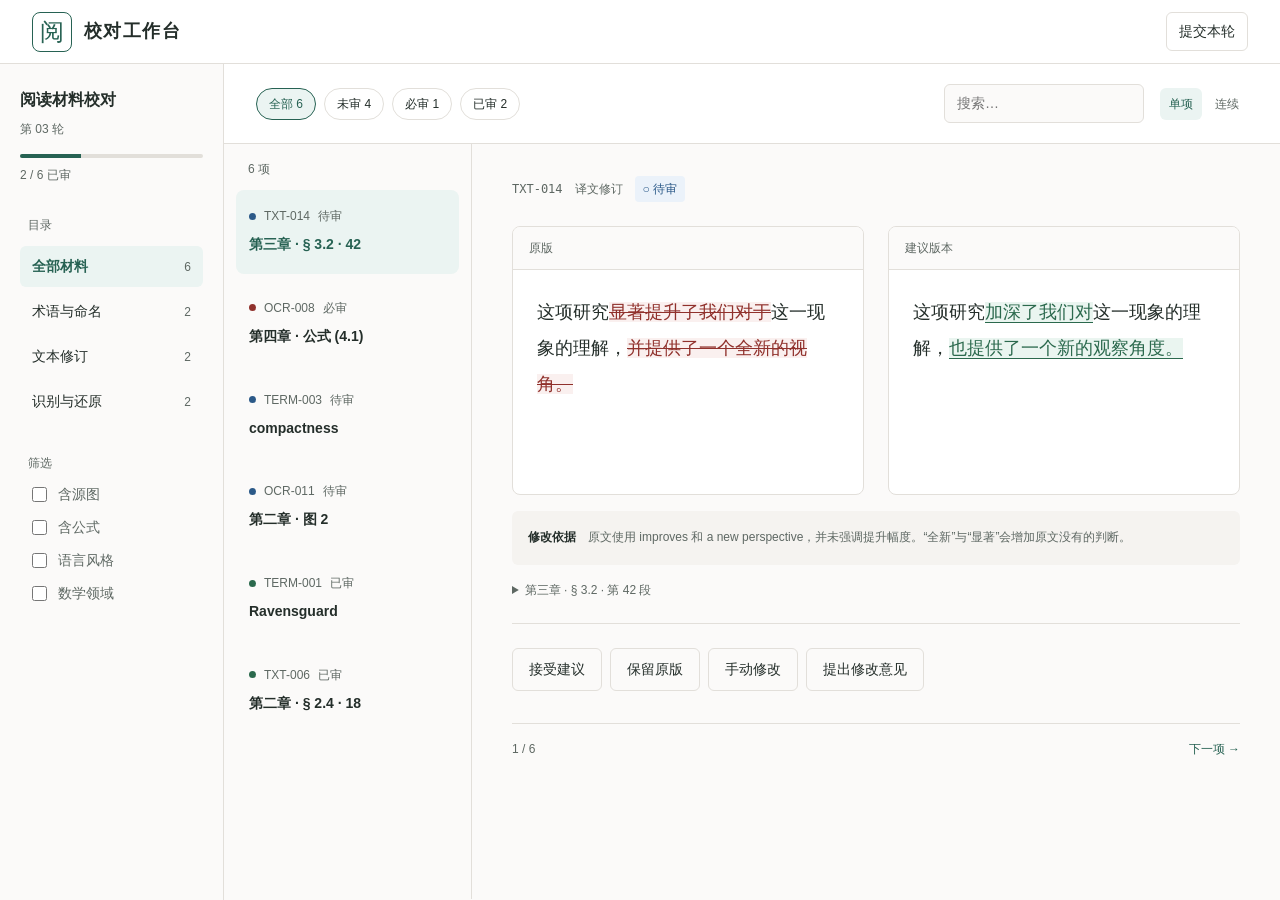
<file: docs/prototypes/review-layout-prototype-v2.html>
<!doctype html>
<html lang="zh-CN">
<head>
<meta charset="utf-8"><meta name="viewport" content="width=device-width,initial-scale=1">
<title>阅 · 校对工作台 — 视觉草图</title>
<!-- THROWAWAY UI PROTOTYPE. V2: focused layout, with optional reading view, ?variant=A|B.
Question: focused item review or continuous reading? All edits live only in memory.
Hierarchy: primary = source/proposal; secondary = decision/note; tertiary = provenance.
One filled action per item; page submission is an outlined demonstration.
Tokens: type 12/14/16/18/20/24/30, spacing 4/8/12/16/24/32/48/64,
radius 8, text weights 400/600; prototype HSL seed colors; production ramps and contrast to be verified.
No framework, Tailwind, component library or preexisting design system. Light theme.
The source crops are generated SVG illustrations; formulas are static MathML,
NOT a working OCR or TeX renderer. No real save, submission or agent execution. -->
<style>
:root{--paper:hsl(40 25% 98%);--surface:#fff;--ink:hsl(160 12% 16%);--muted:hsl(150 5% 39%);--line:hsl(40 12% 87%);--soft:hsl(40 20% 95%);--action:hsl(164 43% 27%);--action-soft:hsl(164 30% 94%);--blue:hsl(210 52% 35%);--blue-soft:hsl(210 58% 95%);--red:hsl(3 53% 37%);--red-soft:hsl(3 55% 96%);--green:hsl(153 42% 29%);--green-soft:hsl(153 36% 94%);--radius:8px}
*{box-sizing:border-box}body{margin:0;background:var(--paper);color:var(--ink);font:14px/1.5 "Segoe UI","Microsoft YaHei",sans-serif}button,input,textarea,select{font:inherit}button{cursor:pointer;color:inherit;background:none;border:1px solid var(--line);border-radius:6px;padding:8px 12px;transition:background .15s}button:hover{background:var(--soft)}button:focus-visible,a:focus-visible,input:focus-visible,textarea:focus-visible{outline:2px solid var(--action);outline-offset:3px}button:disabled{cursor:default;opacity:.5}h1,h2,h3,p{margin:0}button.primary{background:var(--action);color:white;border-color:var(--action)}button.primary:hover{filter:brightness(1.1)}.quiet{border-color:transparent;color:var(--muted)}.muted{color:var(--muted)}.small{font-size:12px}.mono{font-family:Consolas,monospace}.eyebrow{font-size:12px;letter-spacing:.08em;color:var(--muted)}.badge{display:inline-flex;align-items:center;gap:6px;padding:4px 8px;border-radius:4px;font-size:12px;white-space:nowrap}.badge.blue{background:var(--blue-soft);color:var(--blue)}.badge.red{background:var(--red-soft);color:var(--red)}.badge.green{background:var(--green-soft);color:var(--green)}.dot{display:inline-block;flex-shrink:0;width:7px;height:7px;border-radius:50%;background:var(--blue)}.dot.red{background:var(--red)}.dot.green{background:var(--green)}
.topbar{height:72px;border-bottom:1px solid var(--line);display:flex;align-items:center;justify-content:space-between;padding:0 32px;background:var(--surface);gap:16px}.brand{display:flex;gap:12px;align-items:center}.brand-mark{font-family:serif;font-size:24px;border:1px solid var(--action);border-radius:8px;color:var(--action);width:40px;height:40px;display:grid;place-items:center}.brand-name{font-size:18px;font-weight:600;letter-spacing:.08em}.divider{height:24px;width:1px;background:var(--line);margin:0 12px}.top-actions{display:flex;align-items:center;gap:16px}.avatar{width:32px;height:32px;background:var(--soft);border-radius:50%;display:grid;place-items:center;color:var(--muted)}.demo-banner{padding:8px 32px;background:var(--soft);font-size:12px;display:flex;justify-content:space-between;gap:16px;color:var(--muted)}
.shell{display:grid;grid-template-columns:224px minmax(0,1fr);min-height:calc(100vh - 106px)}.sidebar{border-right:1px solid var(--line);padding:32px 20px 96px;background:var(--paper)}.project-name{font-weight:600;font-size:16px;margin:8px 0}.progress{height:4px;background:var(--line);border-radius:4px;margin:16px 0 8px;overflow:hidden}.progress>span{display:block;background:var(--action);height:100%;width:33%}.nav-label{margin:32px 8px 12px;font-size:12px;color:var(--muted)}.nav{display:flex;flex-direction:column;gap:4px}.nav button{border:0;text-align:left;display:flex;justify-content:space-between;align-items:center;padding:10px 12px}.nav button.active{background:var(--action-soft);color:var(--action);font-weight:600}.nav .count{font-size:12px;color:var(--muted);font-weight:400}.filter-label{display:flex;align-items:center;gap:8px;margin:12px 8px;color:var(--muted)}input[type=checkbox]{accent-color:var(--action);width:15px;height:15px}.side-foot{margin-top:32px;padding:16px 8px;border-top:1px solid var(--line);font-size:12px;color:var(--muted)}
.workspace{min-width:0}.workspace-head{padding:32px 40px 24px;border-bottom:1px solid var(--line);background:var(--surface)}.title-row{display:flex;align-items:center;justify-content:space-between;gap:16px}h1{font-size:24px;font-weight:600;letter-spacing:-.03em}.subtitle{margin-top:8px;color:var(--muted)}.toolbar{display:flex;gap:8px;align-items:center;flex-wrap:wrap;margin-top:24px}.chip{border-radius:24px;padding:6px 12px;background:var(--surface);font-size:12px}.chip.active{border-color:var(--action);background:var(--action-soft);color:var(--action)}.toolbar .spacer{flex:1}.search{border:1px solid var(--line);padding:8px 12px;border-radius:6px;background:var(--paper);width:200px;min-width:0}.review-layout{display:grid;grid-template-columns:248px minmax(0,1fr);min-height:680px}.queue{border-right:1px solid var(--line);padding:16px 12px;background:var(--paper)}.queue-heading{padding:8px 12px 16px;color:var(--muted);font-size:12px;display:flex;justify-content:space-between}.queue-item{border:1px solid transparent;border-radius:8px;width:100%;padding:16px 12px;text-align:left;display:block;margin-bottom:8px}.queue-item.active{background:white;border-color:var(--line);box-shadow:0 1px 3px #17262008}.queue-item .row{display:flex;align-items:center;gap:8px;font-size:12px;color:var(--muted)}.queue-title{font-size:14px;font-weight:600;line-height:1.7;margin:8px 0}.queue-preview{font-size:12px;color:var(--muted);display:-webkit-box;-webkit-line-clamp:2;-webkit-box-orient:vertical;overflow:hidden}.article-wrap{padding:32px 40px 128px;min-width:0}.review-card{max-width:1040px;margin:0 auto}.item-meta{display:flex;align-items:center;gap:12px;flex-wrap:wrap}.item-title{font-size:20px;font-weight:600;line-height:1.5;margin:16px 0 8px}.item-summary{color:var(--muted);line-height:1.8;max-width:60em}.comparison{display:grid;grid-template-columns:1fr 1fr;gap:24px;margin-top:32px}.panel{border:1px solid var(--line);border-radius:8px;background:var(--surface);overflow:hidden;min-width:0}.panel-label{display:flex;justify-content:space-between;align-items:center;gap:8px;background:var(--paper);border-bottom:1px solid var(--line);padding:12px 16px;color:var(--muted);font-size:12px}.panel-body{padding:24px;font-size:18px;line-height:2;font-family:"Noto Serif SC","Source Han Serif SC","SimSun",serif;overflow-wrap:anywhere;min-height:184px}.panel-body p+p{margin-top:16px}del{background:var(--red-soft);color:var(--red);text-decoration-thickness:1px}ins{background:var(--green-soft);color:var(--green);text-decoration:none;border-bottom:1px solid var(--green)}.explanation{margin:16px 0 0;padding:12px 16px;background:var(--soft);border-radius:6px;color:var(--muted);font-size:12px;line-height:1.8}.explanation strong{color:var(--ink);font-weight:600}.source-link{margin-top:16px;color:var(--muted);font-size:12px}.source-link summary{cursor:pointer}.source-link p{padding:16px 0;line-height:1.8;max-width:65em;font-size:14px}.decision{margin-top:32px;padding-top:24px;border-top:1px solid var(--line)}.decision-heading{display:flex;justify-content:space-between;gap:16px;margin-bottom:12px}.decision-label{font-weight:600}.note{width:100%;min-height:96px;border:1px solid var(--line);border-radius:8px;resize:vertical;background:var(--surface);padding:16px;line-height:1.8;color:var(--ink)}.note::placeholder{color:var(--muted)}.decision-actions{display:flex;align-items:center;gap:8px;flex-wrap:wrap;margin-top:16px}.decision-actions .state-label{margin-left:auto;font-size:12px;color:var(--muted)}.item-bottom{display:flex;justify-content:space-between;gap:16px;border-top:1px solid var(--line);margin-top:32px;padding-top:24px;color:var(--muted);font-size:12px}.next-btn{border:0;padding:0;color:var(--action)}.math{font-size:30px;text-align:center;padding:24px 0}.tex{font-family:Consolas,monospace;font-size:14px;width:100%;padding:12px;border:1px solid var(--line);background:var(--paper);border-radius:6px;resize:vertical;line-height:1.5}.code-label{font-family:"Segoe UI","Microsoft YaHei",sans-serif;font-size:12px;color:var(--muted);margin:16px 0 8px;line-height:1.5}.source-image{width:100%;max-height:184px;object-fit:contain;display:block;cursor:zoom-in}.source-caption{font:12px/1.6 "Segoe UI","Microsoft YaHei",sans-serif;color:var(--muted);margin-top:12px}.term{font-size:24px;margin-bottom:8px}.term-detail{font:14px/1.8 "Segoe UI","Microsoft YaHei",sans-serif;color:var(--muted)}.editable{display:none}.editable.open{display:block;margin-top:16px}.replacement{width:100%;min-height:112px;font:16px/1.8 "Microsoft YaHei",sans-serif;padding:16px;border:1px solid var(--action);border-radius:8px}.empty{padding:64px 32px;text-align:center;color:var(--muted)}.flow .review-layout{display:block}.flow .queue{display:none}.flow .article-wrap{padding:32px 48px 128px;max-width:1120px;margin:auto}.flow .review-card{padding:32px;background:var(--surface);border:1px solid var(--line);border-radius:8px;margin-bottom:32px}.flow .panel-body{background:var(--paper)}.flow .workspace-head{position:relative}.flow .item-bottom{display:none}.flow .item-title{font-size:24px}.flow .panel-label{background:var(--soft)}
.switcher{position:fixed;bottom:20px;left:50%;transform:translateX(-50%);z-index:20;background:var(--ink);color:white;box-shadow:0 10px 24px #13292026;border-radius:32px;display:flex;align-items:center;gap:8px;padding:8px 12px;white-space:nowrap}.switcher button{color:white;border-color:transparent;border-radius:24px;font-size:12px}.switcher button.active{background:#ffffff24}.switcher button:hover{background:#ffffff18}.switcher .tag{font-size:12px;padding:0 8px;opacity:.75}.toast{position:fixed;bottom:88px;left:50%;transform:translateX(-50%);padding:12px 24px;background:var(--ink);color:white;border-radius:8px;z-index:40;max-width:90vw;box-shadow:0 4px 12px #0002;display:none}.quote-button{position:fixed;z-index:30;background:var(--ink);color:white;border:0;box-shadow:0 4px 12px #0002;display:none}.image-dialog{border:1px solid var(--line);border-radius:8px;padding:24px;width:min(90vw,1000px);background:var(--paper)}.image-dialog::backdrop{background:#17262099}.image-dialog img{width:100%;max-height:70vh;object-fit:contain}.dialog-head{display:flex;justify-content:space-between;align-items:center;margin-bottom:24px}.image-dialog p{margin-top:16px;color:var(--muted);font-size:12px}::selection{background:hsl(164 35% 82%)}
@media(min-width:1600px){.article-wrap{padding:40px 64px 128px}.review-layout{grid-template-columns:272px minmax(0,1fr)}}
@media(max-width:1150px){.shell{grid-template-columns:192px minmax(0,1fr)}.review-layout{grid-template-columns:200px minmax(0,1fr)}.article-wrap{padding:24px 24px 128px}.comparison{gap:16px}.panel-body{padding:16px;font-size:16px}.workspace-head{padding:24px}.topbar{padding:0 24px}.top-actions .small{display:none}}
@media(max-width:900px){.shell{grid-template-columns:176px minmax(0,1fr)}.review-layout{display:block}.queue{display:flex;gap:8px;overflow:auto;border-bottom:1px solid var(--line);border-right:0;padding:12px}.queue-heading{display:none}.queue-item{flex:0 0 200px;margin:0;padding:12px}.queue-preview{display:none}.sidebar{padding:24px 12px}.flow .article-wrap{padding:24px 24px 128px}.flow .review-card{padding:24px}.comparison{margin-top:24px}.brand .divider,.brand .project-top{display:none}}
@media(max-width:640px){.shell{display:block}.sidebar{display:none}.topbar{height:64px;padding:0 16px}.demo-banner{padding:8px 16px}.demo-banner span:last-child{display:none}.top-actions{gap:8px}.top-actions .avatar{display:none}.workspace-head{padding:24px 16px}.title-row{align-items:flex-start}h1{font-size:20px}.title-row .small{display:none}.subtitle{font-size:12px;line-height:1.8}.search{width:100%;order:10}.toolbar .spacer{display:none}.article-wrap{padding:24px 16px 128px}.comparison{grid-template-columns:1fr;gap:16px}.panel-body{min-height:auto;font-size:18px;padding:24px}.item-meta{gap:8px}.decision-actions .state-label{width:100%;margin-top:8px}.switcher{bottom:12px;padding:8px;gap:0;max-width:calc(100vw - 16px)}.switcher .tag{display:none}.switcher button{font-size:12px;padding:8px 12px}.flow .article-wrap{padding:24px 12px 112px}.flow .review-card{padding:24px 16px}.flow .item-title{font-size:20px}.item-bottom{align-items:center}.quote-button{max-width:180px}.top-actions button{font-size:12px}}

/* V2 constraint brief: evidence first; explanations only when they add evidence.
   Removed competing headings and repeated prose (§2.1/§2.4), banner and floating
   switcher (§2.8/§8.5). Four pressed-state buttons follow the user's radio rule. */
.topbar{height:64px}.shell{min-height:calc(100vh - 64px)}
.sidebar{padding-top:24px}.sidebar .project-name{margin-top:0}
.workspace-head{padding:20px 32px}.toolbar{margin-top:0}.review-layout{min-height:calc(100vh - 145px)}
.article-wrap{padding:32px 40px 64px}.item-meta{margin-bottom:24px}.comparison{margin-top:0}
.panel-body{min-height:224px}.queue-title{margin-bottom:0}.queue-item{padding:16px 12px}
.queue-item.active{box-shadow:none;border-color:transparent;background:var(--action-soft)}
.queue-item.active .queue-title{color:var(--action)}.queue-heading{padding-top:0;padding-bottom:12px}
.decision{margin-top:24px;padding-top:24px}.decision-actions{margin:0;gap:8px}
.decision-actions button{background:transparent;color:var(--ink);border-color:var(--line);padding:10px 16px}
.decision-actions button[aria-pressed=true]{background:var(--action);border-color:var(--action);color:#fff}
.decision-actions button[aria-pressed=false]:hover{background:var(--soft)}
.input-area{margin-top:24px}.input-area label{display:block;margin-bottom:8px;font-weight:600}
.input-area textarea{min-height:144px}.input-area .quote{margin:0 0 16px;padding:12px 16px;border-left:2px solid var(--action);background:var(--action-soft);color:var(--action);white-space:pre-wrap}
.item-bottom{margin-top:32px;padding-top:16px}.explanation{padding:16px;line-height:1.8}
.source-link{margin-top:16px}.view-controls{display:flex;gap:4px;margin-left:8px}.view-controls button{font-size:12px;padding:6px 8px;border-color:transparent;color:var(--muted)}
.view-controls button[aria-pressed=true]{color:var(--action);background:var(--action-soft)}
.source-image{max-height:280px}.image-dialog p{display:none}.mobile-directory{display:none}
.toast{bottom:24px}.flow .article-wrap{padding-bottom:64px}.flow .item-title{display:none}
.tex-readonly{margin-top:16px;border:0;background:var(--paper);padding:12px;border-radius:6px;font:12px/1.8 Consolas,monospace;white-space:pre-wrap;overflow-wrap:anywhere}
.quote-delete{float:right;font-size:12px;padding:0 4px;border:0;color:var(--action)}
@media(max-width:1150px){.workspace-head{padding:20px 24px}.article-wrap{padding:24px 24px 48px}}
@media(max-width:900px){.panel-body{min-height:192px}.view-controls{margin-left:0}.article-wrap{padding:24px}}
@media(max-width:640px){.workspace-head{padding:16px}.article-wrap{padding:24px 16px 48px}.panel-body{min-height:auto}.toolbar{gap:8px}.view-controls{margin-left:auto}.view-controls button{padding:6px}.mobile-directory{display:block;font-size:12px;padding:6px 8px}.shell.directory-open .sidebar{display:block;position:relative;border-bottom:1px solid var(--line);padding:24px 16px}.shell.directory-open .sidebar .nav{display:grid;grid-template-columns:1fr 1fr}.shell.directory-open .sidebar .filter-label{display:inline-flex;margin:8px}.shell.directory-open .sidebar .nav-label{margin:16px 8px 8px}.decision-actions{display:grid;grid-template-columns:1fr 1fr}.decision-actions button{padding:12px 8px}.topbar{padding:0 16px}.brand-name{font-size:16px}.top-actions button{padding:8px 12px}.flow .review-card{padding:24px 16px}.sidebar .progress{max-width:192px}.search{order:10}}

</style></head><body>
<header class="topbar"><div class="brand"><span class="brand-mark">阅</span><span class="brand-name">校对工作台</span></div><div class="top-actions"><button id="submit-demo">提交本轮</button></div></header>
<div class="shell" id="shell">
<aside class="sidebar"><div class="project-name">阅读材料校对</div><p class="small muted">第 03 轮</p><div class="progress"><span id="progress"></span></div><p class="small muted" id="progress-label"></p>
<div class="nav-label">目录</div><nav class="nav" aria-label="主目录"><button class="active" data-group="all"><span>全部材料</span><span class="count">6</span></button><button data-group="terms"><span>术语与命名</span><span class="count">2</span></button><button data-group="language"><span>文本修订</span><span class="count">2</span></button><button data-group="recognition"><span>识别与还原</span><span class="count">2</span></button></nav>
<div class="nav-label">筛选</div><label class="filter-label"><input type="checkbox" value="image" class="facet"> 含源图</label><label class="filter-label"><input type="checkbox" value="formula" class="facet"> 含公式</label><label class="filter-label"><input type="checkbox" value="style" class="facet"> 语言风格</label><label class="filter-label"><input type="checkbox" value="math" class="facet"> 数学领域</label></aside>
<main class="workspace"><section class="workspace-head"><div class="toolbar"><button class="mobile-directory" id="directory-toggle" aria-expanded="false">目录</button><button class="chip active" data-status="all">全部 <span id="total-count">6</span></button><button class="chip" data-status="pending">未审 <span id="pending-count">4</span></button><button class="chip" data-status="required">必审 <span id="required-count">1</span></button><button class="chip" data-status="reviewed">已审 <span id="reviewed-count">2</span></button><span class="spacer"></span><input class="search" id="search" aria-label="搜索审核材料" placeholder="搜索…"><div class="view-controls" aria-label="阅读布局"><button data-variant="A" aria-pressed="true">单项</button><button data-variant="B" aria-pressed="false">连续</button></div></div></section>
<div class="review-layout"><aside class="queue" id="queue" aria-label="审核条目"></aside><section class="article-wrap" id="articles" aria-label="审核内容"></section></div></main></div>
<button id="quote-button" class="quote-button">引用</button><div class="toast" id="toast" role="status"></div>
<dialog class="image-dialog" id="image-dialog"><div class="dialog-head"><strong>源图</strong><button id="close-dialog" aria-label="关闭源图">关闭 ×</button></div><img id="dialog-image" alt="放大的源图"></dialog>
<script>
const formulaSvg=`<svg xmlns="http://www.w3.org/2000/svg" width="800" height="320" viewBox="0 0 800 320"><defs><filter id="paper"><feTurbulence baseFrequency=".55" numOctaves="3" seed="2"/><feColorMatrix type="saturate" values="0"/><feComponentTransfer><feFuncA type="linear" slope=".07"/></feComponentTransfer></filter></defs><rect width="800" height="320" fill="#f5f1e7"/><rect width="800" height="320" filter="url(#paper)"/><g fill="#36382f" font-family="Georgia,serif" transform="rotate(-.5 400 160)"><text x="55" y="62" font-size="19">4. The Gaussian integral</text><text x="85" y="182" font-size="66">∫</text><text x="111" y="123" font-size="25">∞</text><text x="111" y="204" font-size="25">−∞</text><text x="155" y="166" font-size="48" font-style="italic">e</text><text x="179" y="139" font-size="27">−x²</text><text x="237" y="166" font-size="42" font-style="italic">dx =</text><text x="366" y="166" font-size="46">√π</text><text x="680" y="166" font-size="21">(4.1)</text><text x="55" y="272" font-size="18" opacity=".65">where the integral is taken over the real line.</text></g></svg>`;
const chartSvg=`<svg xmlns="http://www.w3.org/2000/svg" width="800" height="360" viewBox="0 0 800 360"><rect width="800" height="360" fill="#f5f1e7"/><g stroke="#585d55" fill="none"><path d="M100 280H730M100 280V40"/><path d="M100 240C190 240 205 85 320 100S500 230 700 65" stroke-width="3"/><path d="M100 250L700 100" stroke-dasharray="7 6"/></g><g fill="#41463e" font-family="Georgia,serif" font-size="22"><text x="680" y="318">time</text><text x="30" y="44">y</text><text x="485" y="83">observed</text><text x="380" y="210">baseline</text><text x="290" y="350" font-size="18">Fig. 2. Observed values and baseline.</text></g></svg>`;
const imgUri=s=>'data:image/svg+xml;charset=utf-8,'+encodeURIComponent(s);
const integral='<math display="block"><mrow><msubsup><mo>∫</mo><mrow><mo>−</mo><mi>∞</mi></mrow><mi>∞</mi></msubsup><msup><mi>e</mi><mrow><mo>−</mo><msup><mi>x</mi><mn>2</mn></msup></mrow></msup><mi>d</mi><mi>x</mi><mo>=</mo><msqrt><mi>π</mi></msqrt></mrow></math>';
const items=[
{id:'TXT-014',group:'language',tags:['style'],status:'pending',type:'译文修订',title:'让表达更准确，也更自然',summary:'这处修改涉及语气和搭配。建议保留原句的克制，避免额外加强结论。',preview:'“显著提升”是否超出了原文的语气？',left:'这项研究<del>显著提升了我们对于</del>这一现象的理解，<del>并提供了一个全新的视角。</del>',right:'这项研究<ins>加深了我们对</ins>这一现象的理解，<ins>也提供了一个新的观察角度。</ins>',text:'这项研究加深了我们对这一现象的理解，也提供了一个新的观察角度。',reason:'原文使用 improves 和 a new perspective，并未强调提升幅度。“全新”与“显著”会增加原文没有的判断。',context:'This study improves our understanding of the phenomenon and offers a new perspective. 上文讨论现有解释的局限，下文介绍研究方法。',location:'第三章 · § 3.2 · 第 42 段'},
{id:'OCR-008',group:'recognition',tags:['image','formula','math'],status:'required',type:'公式识别',title:'核对积分上限与指数',summary:'扫描图中的上限与指数较模糊。AI 建议如下，请对照源图逐项确认。',preview:'源公式与识别结果 · 高斯积分',kind:'formula',text:'\\int_{-\\infty}^{\\infty} e^{-x^2}\\,dx=\\sqrt{\\pi}',reason:'此前 OCR 将指数识别为 −x。建议恢复为 −x²，并保留积分上下限。此项需要你明确确认。',context:'源图为草图生成的示意材料，不来自真实扫描文件。正式审核包将由调用方提供图片和来源。',location:'第四章 · 物理页 68 · 公式 (4.1)'},
{id:'TERM-003',group:'terms',tags:['math'],status:'pending',type:'术语审核',title:'compactness 的译名',summary:'新增术语尚未锁定。请结合领域惯例和本项目的既有用法审核。',preview:'compactness → 紧致性',kind:'term',left:'compactness',right:'紧致性',text:'紧致性',reason:'拓扑学语境，建议使用“紧致性”。本例用来观察单个术语在页面中的阅读密度。',context:'Every open cover admits a finite subcover. 相关术语：compact space → 紧致空间。',location:'术语表 · 数学 / 拓扑学'},
{id:'OCR-011',group:'recognition',tags:['image'],status:'pending',type:'图表说明',title:'图中两条曲线的含义',summary:'对照原图，核实图例和 AI 提取的说明是否对应。',preview:'实线与虚线的含义是否对应？',kind:'chart',text:'实线表示观测值，虚线表示基准值。',reason:'AI 按 observed 和 baseline 提取图例。请核实曲线、标签与说明的对应关系。',context:'示意源图。正式材料可展开图表所在的整页，查看前后说明。',location:'第二章 · 物理页 31 · 图 2'},
{id:'TERM-001',group:'terms',tags:[],status:'reviewed',type:'术语审核',title:'保留专有名称的统一译法',summary:'已确认沿用项目中的既有命名。',preview:'Ravensguard → 鸦卫军 · 已通过',kind:'term',left:'Ravensguard',right:'鸦卫军',text:'鸦卫军',reason:'与现有术语表保持一致。',context:'本项为已审核状态示例。',location:'术语表 · 组织名称',decision:'已接受建议'},
{id:'TXT-006',group:'language',tags:['style'],status:'reviewed',type:'语言风格',title:'减少重复的过渡语',summary:'已确认直接进入论述，删除重复的引导句。',preview:'删除重复过渡语 · 已编辑通过',left:'<del>值得注意的是，</del>这一差异在后续实验中仍然存在。',right:'这一差异在后续实验中仍然存在。',text:'这一差异在后续实验中仍然存在。',reason:'该句承接前文，直接陈述即可。',context:'本项为已审核状态示例。',location:'第二章 · § 2.4 · 第 18 段',decision:'已编辑并通过'}];

items[0].title='第三章 · § 3.2 · 42'; items[1].title='第四章 · 公式 (4.1)'; items[2].title='compactness'; items[3].title='第二章 · 图 2'; items[4].title='Ravensguard'; items[5].title='第二章 · § 2.4 · 18';
items.forEach(i=>{i.baseStatus=i.status==='required'?'required':'pending';i.mode=i.id==='TERM-001'?'accept':i.id==='TXT-006'?'edit':null;i.touched=i.id==='TXT-006';i.custom=i.id==='TXT-006'?i.text:null;i.note='';i.quotes=[]});
let variant=new URLSearchParams(location.search).get('variant')==='B'?'B':'A',activeId=items[0].id,group='all',status='all',search='',selectedQuote='',quoteItemId='',timer;
const $=s=>document.querySelector(s),esc=s=>String(s).replace(/[&<>"']/g,c=>({'&':'&amp;','<':'&lt;','>':'&gt;','"':'&quot;',"'":'&#39;'}[c]));
function notify(s){$('#toast').textContent=s;$('#toast').style.display='block';clearTimeout(timer);timer=setTimeout(()=>$('#toast').style.display='none',2600)}
function valid(i){return i.mode==='accept'||i.mode==='keep'||(i.mode==='edit'&&i.touched&&i.custom?.trim())||(i.mode==='comment'&&i.note?.trim())}
function state(i){return valid(i)?'reviewed':i.baseStatus}
function badge(i){return state(i)==='reviewed'?'<span class="badge green">✓ 已审</span>':i.baseStatus==='required'?'<span class="badge red">! 必审</span>':'<span class="badge blue">○ 待审</span>'}
function filtered(hold=false){const tags=[...document.querySelectorAll('.facet:checked')].map(c=>c.value);return items.filter(i=>(group==='all'||i.group===group)&&tags.every(t=>i.tags.includes(t))&&[i.id,i.title,i.text].join(' ').toLowerCase().includes(search.toLowerCase())&&(status==='all'||(status==='pending'?state(i)!=='reviewed':state(i)===status)||(hold&&i.id===activeId)))}
function panel(label,body){return `<section class="panel"><div class="panel-label">${label}</div><div class="panel-body selectable">${body}</div></section>`}
function compare(i){if(i.kind==='formula')return panel('源图',`<img class="source-image" src="${imgUri(formulaSvg)}" alt="高斯积分源图示例" data-image>`)+panel('建议版本',`<div class="math">${integral}</div><details class="source-link"><summary>TeX</summary><pre class="tex-readonly">${esc(i.text)}</pre></details>`);if(i.kind==='chart')return panel('源图',`<img class="source-image" src="${imgUri(chartSvg)}" alt="曲线图示例" data-image>`)+panel('建议版本',`<p>${esc(i.text)}</p>`);if(i.kind==='term')return panel('原文',`<div class="term">${esc(i.left)}</div>`)+panel('建议译名',`<div class="term">${esc(i.right)}</div>`);return panel('原版',`<p>${i.left}</p>`)+panel('建议版本',`<p>${i.right}</p>`)}
function inputs(i){if(i.mode==='edit')return `<div class="input-area"><label for="edit-${i.id}">手动修改</label><textarea class="replacement ${i.kind==='formula'?'mono':''}" id="edit-${i.id}" data-field="custom">${esc(i.custom??i.text)}</textarea></div>`;if(i.mode==='comment')return `<div class="input-area"><label for="note-${i.id}">修改意见</label>${i.quotes.map((q,n)=>`<blockquote class="quote"><button class="quote-delete" data-remove-quote="${n}" aria-label="移除引用">×</button>${esc(q)}</blockquote>`).join('')}<textarea class="note" id="note-${i.id}" data-field="note">${esc(i.note)}</textarea></div>`;return ''}
function article(i){return `<article class="review-card" data-item="${i.id}"><div class="item-meta"><span class="mono small muted">${i.id}</span><span class="small muted">${i.type}</span><span class="current-badge">${badge(i)}</span></div><div class="comparison">${compare(i)}</div><div class="explanation"><strong>修改依据</strong>　${i.reason.replace('本例用来观察单个术语在页面中的阅读密度。','').replace('此项需要你明确确认。','')}</div><details class="source-link"><summary>${i.location}</summary><p class="selectable">${i.context}</p></details><section class="decision"><div class="decision-actions" role="group" aria-label="处理方式">${[['accept','接受建议'],['keep','保留原版'],['edit','手动修改'],['comment','提出修改意见']].map(([key,label])=>`<button data-mode="${key}" aria-pressed="${i.mode===key}">${label}</button>`).join('')}</div><div class="inputs">${inputs(i)}</div></section><footer class="item-bottom"><span>${items.indexOf(i)+1} / ${items.length}</span><button class="next-btn" data-next>下一项 →</button></footer></article>`}
function queueHTML(list){return `<div class="queue-heading"><span>${list.length} 项</span></div>`+list.map(i=>`<button class="queue-item ${activeId===i.id?'active':''}" data-id="${i.id}" ${activeId===i.id?'aria-current="true"':''}><span class="row"><span class="dot ${state(i)==='required'?'red':state(i)==='reviewed'?'green':''}"></span><span>${i.id}</span><span>${state(i)==='required'?'必审':state(i)==='reviewed'?'已审':'待审'}</span></span><div class="queue-title">${i.title}</div></button>`).join('')}
function counters(){const done=items.filter(valid).length;$('#progress').style.width=done/items.length*100+'%';$('#progress-label').textContent=`${done} / ${items.length} 已审`;$('#pending-count').textContent=items.length-done;$('#required-count').textContent=items.filter(i=>state(i)==='required').length;$('#reviewed-count').textContent=done}
function render(hold=false){const list=filtered(hold);if(!list.some(i=>i.id===activeId))activeId=list[0]?.id;$('#shell').classList.toggle('flow',variant==='B');document.querySelectorAll('[data-variant]').forEach(b=>b.setAttribute('aria-pressed',b.dataset.variant===variant));$('#queue').innerHTML=queueHTML(list);$('#articles').innerHTML=list.length?(variant==='A'?article(list.find(i=>i.id===activeId)):list.map(article).join('')):'<div class="empty">没有符合条件的材料</div>';counters()}
function switchVariant(v){variant=v;const url=new URL(location.href);url.searchParams.set('variant',v);history.replaceState({},'',url);render(true)}
document.addEventListener('click',e=>{const v=e.target.closest('[data-variant]');if(v){switchVariant(v.dataset.variant);return}const q=e.target.closest('[data-id]');if(q){activeId=q.dataset.id;render(true);return}const g=e.target.closest('[data-group]');if(g){group=g.dataset.group;document.querySelectorAll('[data-group]').forEach(b=>b.classList.toggle('active',b===g));render();return}const s=e.target.closest('[data-status]');if(s){status=s.dataset.status;document.querySelectorAll('[data-status]').forEach(b=>b.classList.toggle('active',b===s));render();return}const im=e.target.closest('[data-image]');if(im){$('#dialog-image').src=im.src;$('#image-dialog').showModal();return}const card=e.target.closest('[data-item]');if(!card)return;const i=items.find(x=>x.id===card.dataset.item);const mode=e.target.closest('[data-mode]');if(mode){i.mode=mode.dataset.mode;if(i.mode==='edit'&&i.custom===null)i.custom=i.text;render(true);return}const rm=e.target.closest('[data-remove-quote]');if(rm){i.quotes.splice(Number(rm.dataset.removeQuote),1);render(true);return}if(e.target.closest('[data-next]')){const list=filtered(false),index=list.findIndex(x=>x.id===i.id);activeId=list[index<0?0:(index+1)%list.length]?.id;render()}});
document.addEventListener('input',e=>{if(!e.target.matches('[data-field]'))return;const card=e.target.closest('[data-item]'),i=items.find(x=>x.id===card.dataset.item);i[e.target.dataset.field]=e.target.value;if(e.target.dataset.field==='custom')i.touched=true;card.querySelector('.current-badge').innerHTML=badge(i);$('#queue').innerHTML=queueHTML(filtered(true));counters()});
document.querySelectorAll('.facet').forEach(c=>c.addEventListener('change',()=>render()));$('#search').addEventListener('input',e=>{search=e.target.value;render()});$('#directory-toggle').onclick=()=>{const on=$('#shell').classList.toggle('directory-open');$('#directory-toggle').setAttribute('aria-expanded',on)};
document.addEventListener('mouseup',e=>{if(e.target.closest('#quote-button'))return;const sel=getSelection(),card=e.target.closest('[data-item]');if(!sel||sel.isCollapsed||!card||!e.target.closest('.selectable')||!card.contains(sel.anchorNode)||!card.contains(sel.focusNode)){$('#quote-button').style.display='none';return}selectedQuote=sel.toString().trim();if(!selectedQuote)return;quoteItemId=card.dataset.item;const rect=sel.getRangeAt(0).getBoundingClientRect();$('#quote-button').style.left=Math.min(Math.max(8,rect.left),innerWidth-100)+'px';$('#quote-button').style.top=Math.max(8,rect.top-44)+'px';$('#quote-button').style.display='block'});
$('#quote-button').onmousedown=e=>e.preventDefault();$('#quote-button').onclick=()=>{const i=items.find(x=>x.id===quoteItemId);i.quotes.push(selectedQuote);i.mode='comment';getSelection().removeAllRanges();$('#quote-button').style.display='none';render(true);$('#note-'+i.id).focus()};$('#submit-demo').onclick=()=>notify('视觉草图，未提交数据');$('#close-dialog').onclick=()=>$('#image-dialog').close();render();
</script></body></html>
</file>
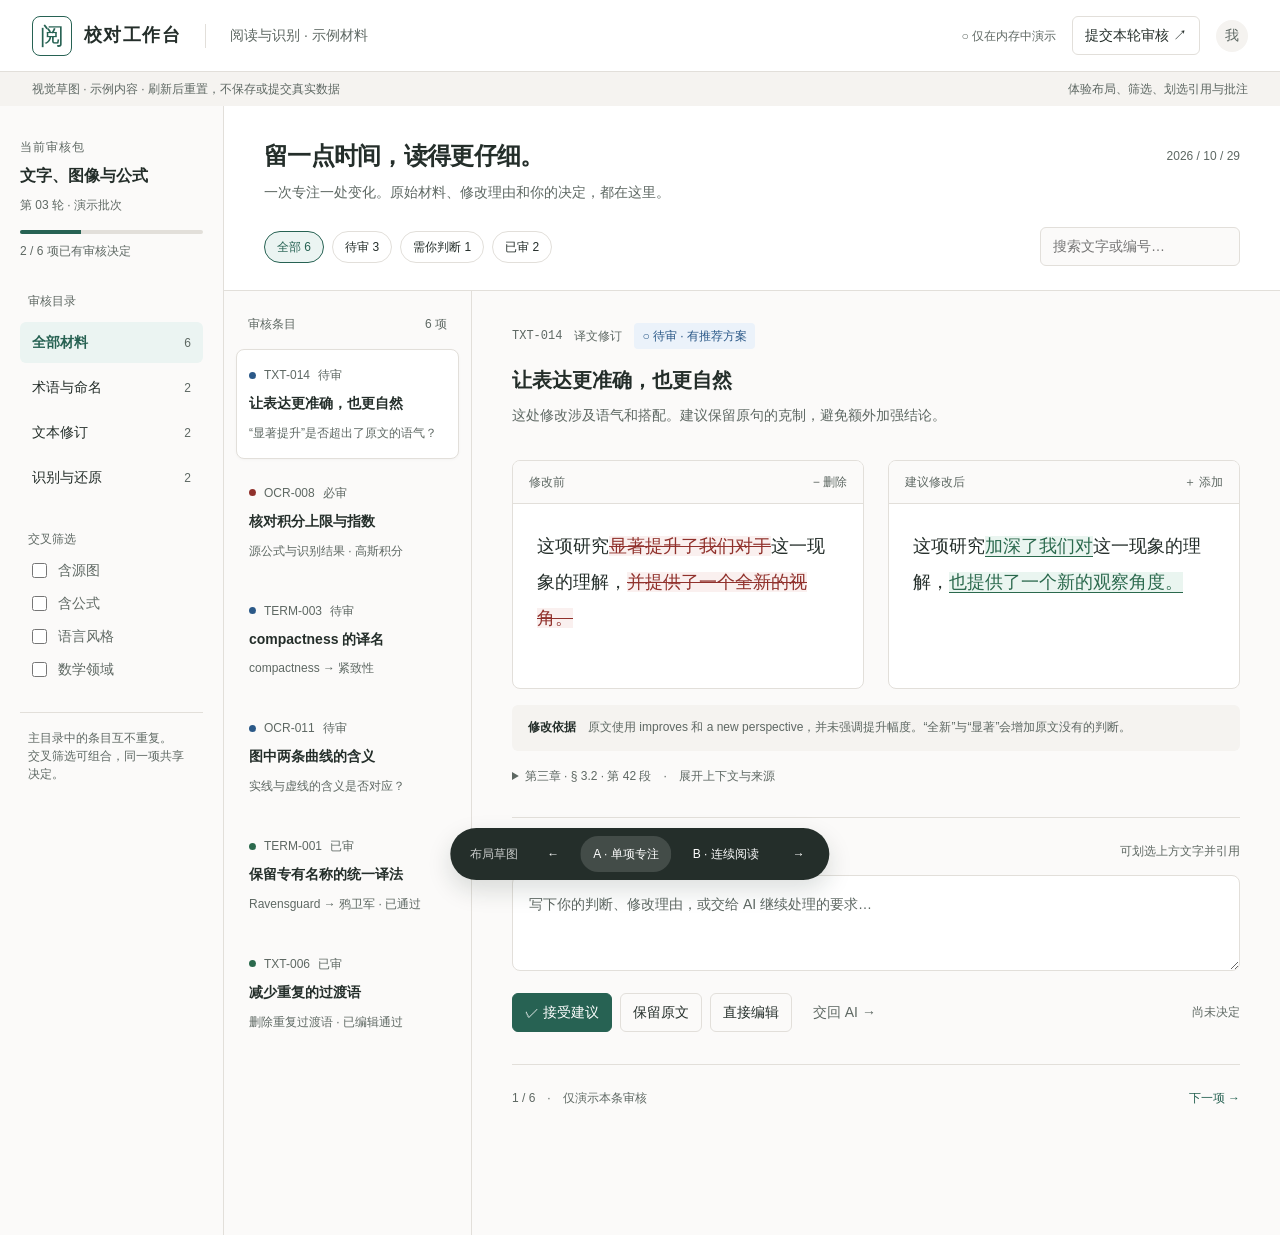
<file: docs/prototypes/review-layout-prototype.html>
<!doctype html>
<html lang="zh-CN">
<head>
<meta charset="utf-8"><meta name="viewport" content="width=device-width,initial-scale=1">
<title>阅 · 校对工作台 — 视觉草图</title>
<!-- THROWAWAY UI PROTOTYPE. Two structurally different layouts, ?variant=A|B.
Question: focused item review or continuous reading? All edits live only in memory.
Hierarchy: primary = source/proposal; secondary = decision/note; tertiary = provenance.
One filled action per item; page submission is an outlined demonstration.
Tokens: type 12/14/16/18/20/24/30, spacing 4/8/12/16/24/32/48/64,
radius 8, text weights 400/600; HSL ramps generated by midpoint interpolation.
No framework, Tailwind, component library or preexisting design system. Light theme.
The source crops are generated SVG illustrations; formulas are static MathML,
NOT a working OCR or TeX renderer. No real save, submission or agent execution. -->
<style>
:root{--paper:hsl(40 25% 98%);--surface:#fff;--ink:hsl(160 12% 16%);--muted:hsl(150 5% 39%);--line:hsl(40 12% 87%);--soft:hsl(40 20% 95%);--action:hsl(164 43% 27%);--action-soft:hsl(164 30% 94%);--blue:hsl(210 52% 35%);--blue-soft:hsl(210 58% 95%);--red:hsl(3 53% 37%);--red-soft:hsl(3 55% 96%);--green:hsl(153 42% 29%);--green-soft:hsl(153 36% 94%);--radius:8px}
*{box-sizing:border-box}body{margin:0;background:var(--paper);color:var(--ink);font:14px/1.5 "Segoe UI","Microsoft YaHei",sans-serif}button,input,textarea,select{font:inherit}button{cursor:pointer;color:inherit;background:none;border:1px solid var(--line);border-radius:6px;padding:8px 12px;transition:background .15s}button:hover{background:var(--soft)}button:focus-visible,a:focus-visible,input:focus-visible,textarea:focus-visible{outline:2px solid var(--action);outline-offset:3px}button:disabled{cursor:default;opacity:.5}h1,h2,h3,p{margin:0}button.primary{background:var(--action);color:white;border-color:var(--action)}button.primary:hover{filter:brightness(1.1)}.quiet{border-color:transparent;color:var(--muted)}.muted{color:var(--muted)}.small{font-size:12px}.mono{font-family:Consolas,monospace}.eyebrow{font-size:12px;letter-spacing:.08em;color:var(--muted)}.badge{display:inline-flex;align-items:center;gap:6px;padding:4px 8px;border-radius:4px;font-size:12px;white-space:nowrap}.badge.blue{background:var(--blue-soft);color:var(--blue)}.badge.red{background:var(--red-soft);color:var(--red)}.badge.green{background:var(--green-soft);color:var(--green)}.dot{display:inline-block;flex-shrink:0;width:7px;height:7px;border-radius:50%;background:var(--blue)}.dot.red{background:var(--red)}.dot.green{background:var(--green)}
.topbar{height:72px;border-bottom:1px solid var(--line);display:flex;align-items:center;justify-content:space-between;padding:0 32px;background:var(--surface);gap:16px}.brand{display:flex;gap:12px;align-items:center}.brand-mark{font-family:serif;font-size:24px;border:1px solid var(--action);border-radius:8px;color:var(--action);width:40px;height:40px;display:grid;place-items:center}.brand-name{font-size:18px;font-weight:600;letter-spacing:.08em}.divider{height:24px;width:1px;background:var(--line);margin:0 12px}.top-actions{display:flex;align-items:center;gap:16px}.avatar{width:32px;height:32px;background:var(--soft);border-radius:50%;display:grid;place-items:center;color:var(--muted)}.demo-banner{padding:8px 32px;background:var(--soft);font-size:12px;display:flex;justify-content:space-between;gap:16px;color:var(--muted)}
.shell{display:grid;grid-template-columns:224px minmax(0,1fr);min-height:calc(100vh - 106px)}.sidebar{border-right:1px solid var(--line);padding:32px 20px 96px;background:var(--paper)}.project-name{font-weight:600;font-size:16px;margin:8px 0}.progress{height:4px;background:var(--line);border-radius:4px;margin:16px 0 8px;overflow:hidden}.progress>span{display:block;background:var(--action);height:100%;width:33%}.nav-label{margin:32px 8px 12px;font-size:12px;color:var(--muted)}.nav{display:flex;flex-direction:column;gap:4px}.nav button{border:0;text-align:left;display:flex;justify-content:space-between;align-items:center;padding:10px 12px}.nav button.active{background:var(--action-soft);color:var(--action);font-weight:600}.nav .count{font-size:12px;color:var(--muted);font-weight:400}.filter-label{display:flex;align-items:center;gap:8px;margin:12px 8px;color:var(--muted)}input[type=checkbox]{accent-color:var(--action);width:15px;height:15px}.side-foot{margin-top:32px;padding:16px 8px;border-top:1px solid var(--line);font-size:12px;color:var(--muted)}
.workspace{min-width:0}.workspace-head{padding:32px 40px 24px;border-bottom:1px solid var(--line);background:var(--surface)}.title-row{display:flex;align-items:center;justify-content:space-between;gap:16px}h1{font-size:24px;font-weight:600;letter-spacing:-.03em}.subtitle{margin-top:8px;color:var(--muted)}.toolbar{display:flex;gap:8px;align-items:center;flex-wrap:wrap;margin-top:24px}.chip{border-radius:24px;padding:6px 12px;background:var(--surface);font-size:12px}.chip.active{border-color:var(--action);background:var(--action-soft);color:var(--action)}.toolbar .spacer{flex:1}.search{border:1px solid var(--line);padding:8px 12px;border-radius:6px;background:var(--paper);width:200px;min-width:0}.review-layout{display:grid;grid-template-columns:248px minmax(0,1fr);min-height:680px}.queue{border-right:1px solid var(--line);padding:16px 12px;background:var(--paper)}.queue-heading{padding:8px 12px 16px;color:var(--muted);font-size:12px;display:flex;justify-content:space-between}.queue-item{border:1px solid transparent;border-radius:8px;width:100%;padding:16px 12px;text-align:left;display:block;margin-bottom:8px}.queue-item.active{background:white;border-color:var(--line);box-shadow:0 1px 3px #17262008}.queue-item .row{display:flex;align-items:center;gap:8px;font-size:12px;color:var(--muted)}.queue-title{font-size:14px;font-weight:600;line-height:1.7;margin:8px 0}.queue-preview{font-size:12px;color:var(--muted);display:-webkit-box;-webkit-line-clamp:2;-webkit-box-orient:vertical;overflow:hidden}.article-wrap{padding:32px 40px 128px;min-width:0}.review-card{max-width:1040px;margin:0 auto}.item-meta{display:flex;align-items:center;gap:12px;flex-wrap:wrap}.item-title{font-size:20px;font-weight:600;line-height:1.5;margin:16px 0 8px}.item-summary{color:var(--muted);line-height:1.8;max-width:60em}.comparison{display:grid;grid-template-columns:1fr 1fr;gap:24px;margin-top:32px}.panel{border:1px solid var(--line);border-radius:8px;background:var(--surface);overflow:hidden;min-width:0}.panel-label{display:flex;justify-content:space-between;align-items:center;gap:8px;background:var(--paper);border-bottom:1px solid var(--line);padding:12px 16px;color:var(--muted);font-size:12px}.panel-body{padding:24px;font-size:18px;line-height:2;font-family:"Noto Serif SC","Source Han Serif SC","SimSun",serif;overflow-wrap:anywhere;min-height:184px}.panel-body p+p{margin-top:16px}del{background:var(--red-soft);color:var(--red);text-decoration-thickness:1px}ins{background:var(--green-soft);color:var(--green);text-decoration:none;border-bottom:1px solid var(--green)}.explanation{margin:16px 0 0;padding:12px 16px;background:var(--soft);border-radius:6px;color:var(--muted);font-size:12px;line-height:1.8}.explanation strong{color:var(--ink);font-weight:600}.source-link{margin-top:16px;color:var(--muted);font-size:12px}.source-link summary{cursor:pointer}.source-link p{padding:16px 0;line-height:1.8;max-width:65em;font-size:14px}.decision{margin-top:32px;padding-top:24px;border-top:1px solid var(--line)}.decision-heading{display:flex;justify-content:space-between;gap:16px;margin-bottom:12px}.decision-label{font-weight:600}.note{width:100%;min-height:96px;border:1px solid var(--line);border-radius:8px;resize:vertical;background:var(--surface);padding:16px;line-height:1.8;color:var(--ink)}.note::placeholder{color:var(--muted)}.decision-actions{display:flex;align-items:center;gap:8px;flex-wrap:wrap;margin-top:16px}.decision-actions .state-label{margin-left:auto;font-size:12px;color:var(--muted)}.item-bottom{display:flex;justify-content:space-between;gap:16px;border-top:1px solid var(--line);margin-top:32px;padding-top:24px;color:var(--muted);font-size:12px}.next-btn{border:0;padding:0;color:var(--action)}.math{font-size:30px;text-align:center;padding:24px 0}.tex{font-family:Consolas,monospace;font-size:14px;width:100%;padding:12px;border:1px solid var(--line);background:var(--paper);border-radius:6px;resize:vertical;line-height:1.5}.code-label{font-family:"Segoe UI","Microsoft YaHei",sans-serif;font-size:12px;color:var(--muted);margin:16px 0 8px;line-height:1.5}.source-image{width:100%;max-height:184px;object-fit:contain;display:block;cursor:zoom-in}.source-caption{font:12px/1.6 "Segoe UI","Microsoft YaHei",sans-serif;color:var(--muted);margin-top:12px}.term{font-size:24px;margin-bottom:8px}.term-detail{font:14px/1.8 "Segoe UI","Microsoft YaHei",sans-serif;color:var(--muted)}.editable{display:none}.editable.open{display:block;margin-top:16px}.replacement{width:100%;min-height:112px;font:16px/1.8 "Microsoft YaHei",sans-serif;padding:16px;border:1px solid var(--action);border-radius:8px}.empty{padding:64px 32px;text-align:center;color:var(--muted)}.flow .review-layout{display:block}.flow .queue{display:none}.flow .article-wrap{padding:32px 48px 128px;max-width:1120px;margin:auto}.flow .review-card{padding:32px;background:var(--surface);border:1px solid var(--line);border-radius:8px;margin-bottom:32px}.flow .panel-body{background:var(--paper)}.flow .workspace-head{position:relative}.flow .item-bottom{display:none}.flow .item-title{font-size:24px}.flow .panel-label{background:var(--soft)}
.switcher{position:fixed;bottom:20px;left:50%;transform:translateX(-50%);z-index:20;background:var(--ink);color:white;box-shadow:0 10px 24px #13292026;border-radius:32px;display:flex;align-items:center;gap:8px;padding:8px 12px;white-space:nowrap}.switcher button{color:white;border-color:transparent;border-radius:24px;font-size:12px}.switcher button.active{background:#ffffff24}.switcher button:hover{background:#ffffff18}.switcher .tag{font-size:12px;padding:0 8px;opacity:.75}.toast{position:fixed;bottom:88px;left:50%;transform:translateX(-50%);padding:12px 24px;background:var(--ink);color:white;border-radius:8px;z-index:40;max-width:90vw;box-shadow:0 4px 12px #0002;display:none}.quote-button{position:fixed;z-index:30;background:var(--ink);color:white;border:0;box-shadow:0 4px 12px #0002;display:none}.image-dialog{border:1px solid var(--line);border-radius:8px;padding:24px;width:min(90vw,1000px);background:var(--paper)}.image-dialog::backdrop{background:#17262099}.image-dialog img{width:100%;max-height:70vh;object-fit:contain}.dialog-head{display:flex;justify-content:space-between;align-items:center;margin-bottom:24px}.image-dialog p{margin-top:16px;color:var(--muted);font-size:12px}::selection{background:hsl(164 35% 82%)}
@media(min-width:1600px){.article-wrap{padding:40px 64px 128px}.review-layout{grid-template-columns:272px minmax(0,1fr)}}
@media(max-width:1150px){.shell{grid-template-columns:192px minmax(0,1fr)}.review-layout{grid-template-columns:200px minmax(0,1fr)}.article-wrap{padding:24px 24px 128px}.comparison{gap:16px}.panel-body{padding:16px;font-size:16px}.workspace-head{padding:24px}.topbar{padding:0 24px}.top-actions .small{display:none}}
@media(max-width:900px){.shell{grid-template-columns:176px minmax(0,1fr)}.review-layout{display:block}.queue{display:flex;gap:8px;overflow:auto;border-bottom:1px solid var(--line);border-right:0;padding:12px}.queue-heading{display:none}.queue-item{flex:0 0 200px;margin:0;padding:12px}.queue-preview{display:none}.sidebar{padding:24px 12px}.flow .article-wrap{padding:24px 24px 128px}.flow .review-card{padding:24px}.comparison{margin-top:24px}.brand .divider,.brand .project-top{display:none}}
@media(max-width:640px){.shell{display:block}.sidebar{display:none}.topbar{height:64px;padding:0 16px}.demo-banner{padding:8px 16px}.demo-banner span:last-child{display:none}.top-actions{gap:8px}.top-actions .avatar{display:none}.workspace-head{padding:24px 16px}.title-row{align-items:flex-start}h1{font-size:20px}.title-row .small{display:none}.subtitle{font-size:12px;line-height:1.8}.search{width:100%;order:10}.toolbar .spacer{display:none}.article-wrap{padding:24px 16px 128px}.comparison{grid-template-columns:1fr;gap:16px}.panel-body{min-height:auto;font-size:18px;padding:24px}.item-meta{gap:8px}.decision-actions .state-label{width:100%;margin-top:8px}.switcher{bottom:12px;padding:8px;gap:0;max-width:calc(100vw - 16px)}.switcher .tag{display:none}.switcher button{font-size:12px;padding:8px 12px}.flow .article-wrap{padding:24px 12px 112px}.flow .review-card{padding:24px 16px}.flow .item-title{font-size:20px}.item-bottom{align-items:center}.quote-button{max-width:180px}.top-actions button{font-size:12px}}
</style></head>
<body>
<header class="topbar"><div class="brand"><span class="brand-mark">阅</span><span class="brand-name">校对工作台</span><span class="divider"></span><span class="project-top muted">阅读与识别 · 示例材料</span></div><div class="top-actions"><span class="small muted">○ 仅在内存中演示</span><button id="submit-demo">提交本轮审核 <span aria-hidden="true">↗</span></button><span class="avatar">我</span></div></header>
<div class="demo-banner"><span>视觉草图 · 示例内容 · 刷新后重置，不保存或提交真实数据</span><span>体验布局、筛选、划选引用与批注</span></div>
<div class="shell" id="shell">
<aside class="sidebar"><div class="eyebrow">当前审核包</div><div class="project-name">文字、图像与公式</div><p class="small muted">第 03 轮 · 演示批次</p><div class="progress"><span id="progress"></span></div><p class="small muted" id="progress-label"></p>
<div class="nav-label">审核目录</div><nav class="nav" aria-label="主目录"><button class="active" data-group="all"><span>全部材料</span><span class="count">6</span></button><button data-group="terms"><span>术语与命名</span><span class="count">2</span></button><button data-group="language"><span>文本修订</span><span class="count">2</span></button><button data-group="recognition"><span>识别与还原</span><span class="count">2</span></button></nav>
<div class="nav-label">交叉筛选</div><label class="filter-label"><input type="checkbox" value="image" class="facet"> 含源图</label><label class="filter-label"><input type="checkbox" value="formula" class="facet"> 含公式</label><label class="filter-label"><input type="checkbox" value="style" class="facet"> 语言风格</label><label class="filter-label"><input type="checkbox" value="math" class="facet"> 数学领域</label>
<div class="side-foot">主目录中的条目互不重复。<br>交叉筛选可组合，同一项共享决定。</div></aside>
<main class="workspace"><section class="workspace-head"><div class="title-row"><h1 id="view-title">留一点时间，读得更仔细。</h1><span class="small muted">2026 / 10 / 29</span></div><p class="subtitle" id="view-description">一次专注一处变化。原始材料、修改理由和你的决定，都在这里。</p><div class="toolbar"><button class="chip active" data-status="all">全部 <span id="total-count">6</span></button><button class="chip" data-status="pending">待审 <span id="pending-count">3</span></button><button class="chip" data-status="required">需你判断 <span id="required-count">1</span></button><button class="chip" data-status="reviewed">已审 <span id="reviewed-count">2</span></button><span class="spacer"></span><input class="search" id="search" aria-label="搜索审核材料" placeholder="搜索文字或编号…"></div></section>
<div class="review-layout"><aside class="queue" id="queue" aria-label="审核条目"></aside><section class="article-wrap" id="articles" aria-label="审核内容"></section></div></main></div>
<div class="switcher" aria-label="草图布局切换"><span class="tag">布局草图</span><button id="previous-variant" aria-label="上一个布局">←</button><button data-variant="A">A · 单项专注</button><button data-variant="B">B · 连续阅读</button><button id="next-variant" aria-label="下一个布局">→</button></div>
<button id="quote-button" class="quote-button">＋ 引用到意见</button><div class="toast" id="toast" role="status"></div>
<dialog class="image-dialog" id="image-dialog"><div class="dialog-head"><strong>源图对照 · 示意材料</strong><button id="close-dialog" aria-label="关闭源图">关闭 ×</button></div><img id="dialog-image" alt="放大的示意源图"><p>草图演示放大查看。正式工具的缩放、平移与来源区域定位将在设计确认后实现。</p></dialog>
<script>
const formulaSvg=`<svg xmlns="http://www.w3.org/2000/svg" width="800" height="320" viewBox="0 0 800 320"><defs><filter id="paper"><feTurbulence baseFrequency=".55" numOctaves="3" seed="2"/><feColorMatrix type="saturate" values="0"/><feComponentTransfer><feFuncA type="linear" slope=".07"/></feComponentTransfer></filter></defs><rect width="800" height="320" fill="#f5f1e7"/><rect width="800" height="320" filter="url(#paper)"/><g fill="#36382f" font-family="Georgia,serif" transform="rotate(-.5 400 160)"><text x="55" y="62" font-size="19">4. The Gaussian integral</text><text x="85" y="182" font-size="66">∫</text><text x="111" y="123" font-size="25">∞</text><text x="111" y="204" font-size="25">−∞</text><text x="155" y="166" font-size="48" font-style="italic">e</text><text x="179" y="139" font-size="27">−x²</text><text x="237" y="166" font-size="42" font-style="italic">dx =</text><text x="366" y="166" font-size="46">√π</text><text x="680" y="166" font-size="21">(4.1)</text><text x="55" y="272" font-size="18" opacity=".65">where the integral is taken over the real line.</text></g></svg>`;
const chartSvg=`<svg xmlns="http://www.w3.org/2000/svg" width="800" height="360" viewBox="0 0 800 360"><rect width="800" height="360" fill="#f5f1e7"/><g stroke="#585d55" fill="none"><path d="M100 280H730M100 280V40"/><path d="M100 240C190 240 205 85 320 100S500 230 700 65" stroke-width="3"/><path d="M100 250L700 100" stroke-dasharray="7 6"/></g><g fill="#41463e" font-family="Georgia,serif" font-size="22"><text x="680" y="318">time</text><text x="30" y="44">y</text><text x="485" y="83">observed</text><text x="380" y="210">baseline</text><text x="290" y="350" font-size="18">Fig. 2. Observed values and baseline.</text></g></svg>`;
const imgUri=s=>'data:image/svg+xml;charset=utf-8,'+encodeURIComponent(s);
const integral='<math display="block"><mrow><msubsup><mo>∫</mo><mrow><mo>−</mo><mi>∞</mi></mrow><mi>∞</mi></msubsup><msup><mi>e</mi><mrow><mo>−</mo><msup><mi>x</mi><mn>2</mn></msup></mrow></msup><mi>d</mi><mi>x</mi><mo>=</mo><msqrt><mi>π</mi></msqrt></mrow></math>';
const items=[
{id:'TXT-014',group:'language',tags:['style'],status:'pending',type:'译文修订',title:'让表达更准确，也更自然',summary:'这处修改涉及语气和搭配。建议保留原句的克制，避免额外加强结论。',preview:'“显著提升”是否超出了原文的语气？',left:'这项研究<del>显著提升了我们对于</del>这一现象的理解，<del>并提供了一个全新的视角。</del>',right:'这项研究<ins>加深了我们对</ins>这一现象的理解，<ins>也提供了一个新的观察角度。</ins>',text:'这项研究加深了我们对这一现象的理解，也提供了一个新的观察角度。',reason:'原文使用 improves 和 a new perspective，并未强调提升幅度。“全新”与“显著”会增加原文没有的判断。',context:'This study improves our understanding of the phenomenon and offers a new perspective. 上文讨论现有解释的局限，下文介绍研究方法。',location:'第三章 · § 3.2 · 第 42 段'},
{id:'OCR-008',group:'recognition',tags:['image','formula','math'],status:'required',type:'公式识别',title:'核对积分上限与指数',summary:'扫描图中的上限与指数较模糊。AI 建议如下，请对照源图逐项确认。',preview:'源公式与识别结果 · 高斯积分',kind:'formula',text:'\\int_{-\\infty}^{\\infty} e^{-x^2}\\,dx=\\sqrt{\\pi}',reason:'此前 OCR 将指数识别为 −x。建议恢复为 −x²，并保留积分上下限。此项需要你明确确认。',context:'源图为草图生成的示意材料，不来自真实扫描文件。正式审核包将由调用方提供图片和来源。',location:'第四章 · 物理页 68 · 公式 (4.1)'},
{id:'TERM-003',group:'terms',tags:['math'],status:'pending',type:'术语审核',title:'compactness 的译名',summary:'新增术语尚未锁定。请结合领域惯例和本项目的既有用法审核。',preview:'compactness → 紧致性',kind:'term',left:'compactness',right:'紧致性',text:'紧致性',reason:'拓扑学语境，建议使用“紧致性”。本例用来观察单个术语在页面中的阅读密度。',context:'Every open cover admits a finite subcover. 相关术语：compact space → 紧致空间。',location:'术语表 · 数学 / 拓扑学'},
{id:'OCR-011',group:'recognition',tags:['image'],status:'pending',type:'图表说明',title:'图中两条曲线的含义',summary:'对照原图，核实图例和 AI 提取的说明是否对应。',preview:'实线与虚线的含义是否对应？',kind:'chart',text:'实线表示观测值，虚线表示基准值。',reason:'AI 按 observed 和 baseline 提取图例。请核实曲线、标签与说明的对应关系。',context:'示意源图。正式材料可展开图表所在的整页，查看前后说明。',location:'第二章 · 物理页 31 · 图 2'},
{id:'TERM-001',group:'terms',tags:[],status:'reviewed',type:'术语审核',title:'保留专有名称的统一译法',summary:'已确认沿用项目中的既有命名。',preview:'Ravensguard → 鸦卫军 · 已通过',kind:'term',left:'Ravensguard',right:'鸦卫军',text:'鸦卫军',reason:'与现有术语表保持一致。',context:'本项为已审核状态示例。',location:'术语表 · 组织名称',decision:'已接受建议'},
{id:'TXT-006',group:'language',tags:['style'],status:'reviewed',type:'语言风格',title:'减少重复的过渡语',summary:'已确认直接进入论述，删除重复的引导句。',preview:'删除重复过渡语 · 已编辑通过',left:'<del>值得注意的是，</del>这一差异在后续实验中仍然存在。',right:'这一差异在后续实验中仍然存在。',text:'这一差异在后续实验中仍然存在。',reason:'该句承接前文，直接陈述即可。',context:'本项为已审核状态示例。',location:'第二章 · § 2.4 · 第 18 段',decision:'已编辑并通过'}];
let variant=new URLSearchParams(location.search).get('variant')==='B'?'B':'A';let activeId=items[0].id;let group='all',status='all',search='',selectedQuote='',quoteItemId='',timer;
const $=s=>document.querySelector(s);const esc=s=>String(s).replace(/[&<>"']/g,c=>({'&':'&amp;','<':'&lt;','>':'&gt;','"':'&quot;',"'":'&#39;'}[c]));
function notify(message){$('#toast').textContent=message;$('#toast').style.display='block';clearTimeout(timer);timer=setTimeout(()=>$('#toast').style.display='none',3200)}
function statusBadge(i){return i.status==='required'?'<span class="badge red">! 需要你判断</span>':i.status==='reviewed'?'<span class="badge green">✓ 已审核</span>':'<span class="badge blue">○ 待审 · 有推荐方案</span>'}
function filtered(){const tags=[...document.querySelectorAll('.facet:checked')].map(x=>x.value);return items.filter(i=>(group==='all'||i.group===group)&&(status==='all'||i.status===status)&&tags.every(t=>i.tags.includes(t))&&[i.id,i.title,i.text].join(' ').toLowerCase().includes(search.toLowerCase()))}
function panel(label,body,extra=''){return `<section class="panel"><div class="panel-label">${label}${extra}</div><div class="panel-body selectable">${body}</div></section>`}
function compare(i){if(i.kind==='formula')return panel('源图 · 局部裁切',`<img class="source-image" src="${imgUri(formulaSvg)}" alt="示意源公式：高斯积分" data-image="formula"><div class="source-caption">示意源图 · 点击放大查看</div>`)+panel('AI 建议 · 公式预览',`<div class="math">${integral}</div><div class="code-label">TeX · 可编辑，草图不联动渲染</div><textarea class="tex" aria-label="TeX 编辑">${esc(i.text)}</textarea>`);if(i.kind==='chart')return panel('源图 · 图表',`<img class="source-image" src="${imgUri(chartSvg)}" alt="示意图表：观测值与基准值" data-image="chart"><div class="source-caption">示意源图 · 点击放大查看</div>`)+panel('AI 提取的说明',`<p>${esc(i.text)}</p><div class="source-caption">实线 / 虚线 · 图例对应关系</div>`);if(i.kind==='term')return panel('原文术语',`<div class="term">${esc(i.left)}</div><div class="term-detail">${i.tags.includes('math')?'领域：数学 / 拓扑学':'类别：专有名称'}</div>`)+panel('建议译名',`<div class="term">${esc(i.right)}</div><div class="term-detail">可接受建议，也可直接编辑译名。</div>`);return panel('修改前',`<p>${i.left}</p>`,'<span>− 删除</span>')+panel('建议修改后',`<p>${i.right}</p>`,'<span>＋ 添加</span>')}
function article(i){return `<article class="review-card" data-item="${i.id}"><div class="item-meta"><span class="mono small muted">${i.id}</span><span class="small muted">${i.type}</span>${statusBadge(i)}</div><h2 class="item-title">${i.title}</h2><p class="item-summary">${i.summary}</p><div class="comparison">${compare(i)}</div><div class="explanation"><strong>修改依据</strong>　${i.reason}</div><details class="source-link"><summary>${i.location}　·　展开上下文与来源</summary><p>${i.context}</p></details><section class="decision"><div class="decision-heading"><label class="decision-label" for="note-${i.id}">你的意见</label><span class="small muted">可划选上方文字并引用</span></div><textarea class="note" id="note-${i.id}" placeholder="写下你的判断、修改理由，或交给 AI 继续处理的要求…">${esc(i.note||'')}</textarea><div class="editable ${i.editing?'open':''}" id="edit-${i.id}"><label class="code-label" for="replacement-${i.id}">直接编辑最终内容</label><textarea class="replacement" id="replacement-${i.id}">${esc(i.custom||i.text)}</textarea><button data-action="custom" class="primary" style="margin-top:12px">使用编辑内容并通过</button></div><div class="decision-actions"><button class="primary" data-action="accept">✓ 接受建议</button><button data-action="keep">保留原文</button><button data-action="edit">直接编辑</button><button class="quiet" data-action="return">交回 AI →</button><span class="state-label">${esc(i.decision||'尚未决定')}</span></div></section><footer class="item-bottom"><span>${items.indexOf(i)+1} / ${items.length}　·　仅演示本条审核</span><button class="next-btn" data-action="next">下一项 →</button></footer></article>`}
function render(){const list=filtered();if(!list.some(i=>i.id===activeId))activeId=list[0]?.id;$('#shell').classList.toggle('flow',variant==='B');document.querySelectorAll('[data-variant]').forEach(b=>b.classList.toggle('active',b.dataset.variant===variant));$('#view-title').textContent=variant==='A'?'留一点时间，读得更仔细。':'顺着材料，一处一处读下去。';$('#view-description').textContent=variant==='A'?'一次专注一处变化。原始材料、修改理由和你的决定，都在这里。':'完整卡片连续展开。按你的节奏审阅，在每一处材料下留下判断。';$('#queue').innerHTML=`<div class="queue-heading"><span>审核条目</span><span>${list.length} 项</span></div>`+list.map(i=>`<button class="queue-item ${activeId===i.id?'active':''}" data-id="${i.id}"><span class="row"><span class="dot ${i.status==='required'?'red':i.status==='reviewed'?'green':''}"></span><span>${i.id}</span><span>${i.status==='required'?'必审':i.status==='reviewed'?'已审':'待审'}</span></span><div class="queue-title">${i.title}</div><p class="queue-preview">${i.preview}</p></button>`).join('');$('#articles').innerHTML=list.length?(variant==='A'?article(list.find(i=>i.id===activeId)):list.map(article).join('')):'<div class="empty"><h2>这里没有符合条件的材料</h2><p style="margin-top:12px">可以取消一些筛选条件，再继续审阅。</p></div>';const reviewed=items.filter(i=>i.status==='reviewed').length;$('#progress').style.width=reviewed/items.length*100+'%';$('#progress-label').textContent=`${reviewed} / ${items.length} 项已有审核决定`;for(const s of ['pending','required','reviewed'])$('#'+s+'-count').textContent=items.filter(i=>i.status===s).length}
function switchVariant(value){variant=value;const url=new URL(location.href);url.searchParams.set('variant',value);history.replaceState({},'',url);render();notify(value==='A'?'A · 单项专注：侧边条目，一次处理一处':'B · 连续阅读：全部材料按卡片展开')}
document.addEventListener('click',event=>{const v=event.target.closest('[data-variant]');if(v)switchVariant(v.dataset.variant);const q=event.target.closest('[data-id]');if(q){activeId=q.dataset.id;render()}const g=event.target.closest('[data-group]');if(g){group=g.dataset.group;document.querySelectorAll('[data-group]').forEach(b=>b.classList.toggle('active',b===g));render()}const s=event.target.closest('[data-status]');if(s){status=s.dataset.status;document.querySelectorAll('[data-status]').forEach(b=>b.classList.toggle('active',b===s));render()}const im=event.target.closest('[data-image]');if(im){$('#dialog-image').src=im.src;$('#image-dialog').showModal()}const a=event.target.closest('[data-action]');if(!a)return;const card=a.closest('[data-item]'),i=items.find(i=>i.id===card.dataset.item),action=a.dataset.action;if(action==='edit'){i.editing=!i.editing;render();return}if(action==='next'){const list=filtered(),index=list.findIndex(x=>x.id===i.id);activeId=list[(index+1)%list.length].id;render();return}if(action==='return'&&!i.note?.trim()){notify('先写下需要 AI 处理的意见，再交回处理。');card.querySelector('.note').focus();return}i.status='reviewed';i.decision={accept:'已接受建议',keep:'已决定保留原文',custom:'已编辑并通过',return:'已批注 · 待 AI 处理'}[action];i.editing=false;render();notify(i.decision+' · 仅在本次草图中有效')});
document.addEventListener('input',e=>{if(e.target.matches('.note'))items.find(i=>i.id===e.target.closest('[data-item]').dataset.item).note=e.target.value;if(e.target.matches('.replacement'))items.find(i=>i.id===e.target.closest('[data-item]').dataset.item).custom=e.target.value;if(e.target.matches('.tex')){const i=items.find(i=>i.id===e.target.closest('[data-item]').dataset.item);i.custom=e.target.value;i.note='TeX 修改为：\n'+e.target.value;const note=e.target.closest('[data-item]').querySelector('.note');note.value=i.note}});
document.querySelectorAll('.facet').forEach(c=>c.addEventListener('change',render));$('#search').addEventListener('input',e=>{search=e.target.value;render()});$('#previous-variant').onclick=$('#next-variant').onclick=()=>switchVariant(variant==='A'?'B':'A');document.addEventListener('keydown',e=>{if(['INPUT','TEXTAREA','SELECT'].includes(e.target.tagName)||e.target.isContentEditable||$('#image-dialog').open)return;if(['ArrowLeft','ArrowRight'].includes(e.key)){e.preventDefault();switchVariant(variant==='A'?'B':'A')}});
document.addEventListener('mouseup',e=>{if(e.target.closest('#quote-button'))return;const selection=window.getSelection(),card=e.target.closest('[data-item]');if(!selection||selection.isCollapsed||!card||!e.target.closest('.selectable')){$('#quote-button').style.display='none';return}selectedQuote=selection.toString().trim();if(!selectedQuote)return;quoteItemId=card.dataset.item;const rect=selection.getRangeAt(0).getBoundingClientRect();$('#quote-button').style.left=Math.min(Math.max(8,rect.left),innerWidth-180)+'px';$('#quote-button').style.top=Math.max(8,rect.top-44)+'px';$('#quote-button').style.display='block'});$('#quote-button').addEventListener('mousedown',e=>e.preventDefault());$('#quote-button').onclick=()=>{const i=items.find(x=>x.id===quoteItemId);i.note=(i.note?i.note+'\n\n':'')+'> '+selectedQuote+'\n\n';const note=$('#note-'+i.id);note.value=i.note;note.focus();note.setSelectionRange(note.value.length,note.value.length);$('#quote-button').style.display='none';window.getSelection().removeAllRanges();notify('选中文字已引用到意见框 · 草图演示')};$('#submit-demo').onclick=()=>notify('这是视觉草图，未保存或提交数据。正式版会在这里确认提交范围。');$('#close-dialog').onclick=()=>$('#image-dialog').close();render();
</script></body></html>
</file>
